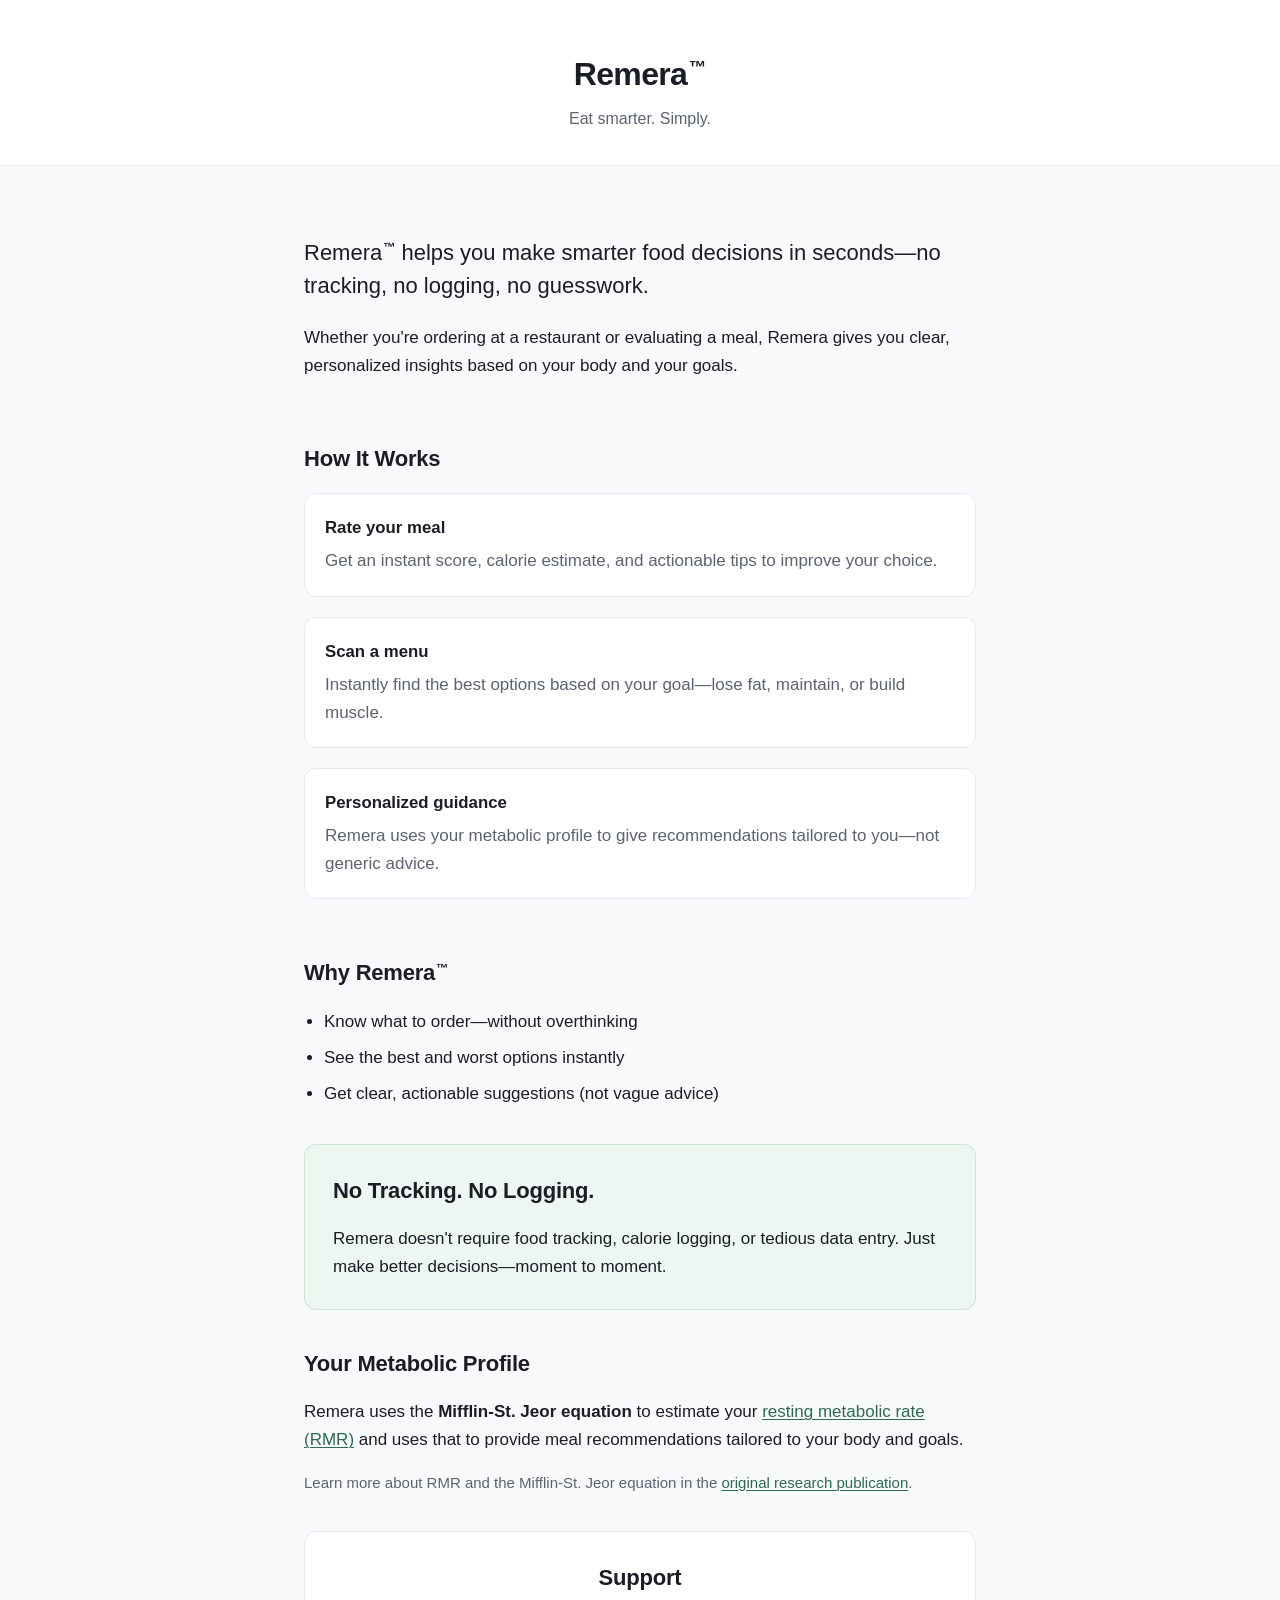
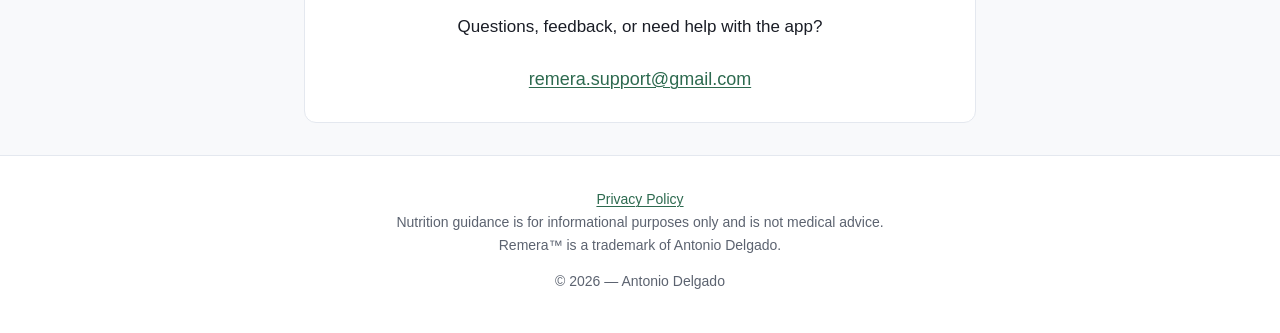
<file: index.html>
<!DOCTYPE html>
<html lang="en">
<head>
  <meta charset="UTF-8">
  <meta name="viewport" content="width=device-width, initial-scale=1.0">
  <meta name="description" content="Remera™ helps you make smarter food decisions in seconds—no tracking, no logging, no guesswork.">
  <title>Remera™ — Support</title>
  <link rel="stylesheet" href="styles.css">
</head>
<body>
  <header class="site-header">
    <div class="container">
      <p class="logo">Remera<span class="tm" aria-hidden="true">™</span></p>
      <p class="tagline">Eat smarter. Simply.</p>
    </div>
  </header>

  <main>
    <section class="hero container">
      <p class="lead">
        Remera<span class="tm" aria-hidden="true">™</span> helps you make smarter food decisions in seconds—no tracking, no logging, no guesswork.
      </p>
      <p>
        Whether you're ordering at a restaurant or evaluating a meal, Remera gives you clear, personalized insights based on your body and your goals.
      </p>
    </section>

    <section class="section container">
      <h2>How It Works</h2>
      <ul class="feature-list">
        <li>
          <strong>Rate your meal</strong>
          <span>Get an instant score, calorie estimate, and actionable tips to improve your choice.</span>
        </li>
        <li>
          <strong>Scan a menu</strong>
          <span>Instantly find the best options based on your goal—lose fat, maintain, or build muscle.</span>
        </li>
        <li>
          <strong>Personalized guidance</strong>
          <span>Remera uses your metabolic profile to give recommendations tailored to you—not generic advice.</span>
        </li>
      </ul>
    </section>

    <section class="section container">
      <h2>Why Remera<span class="tm" aria-hidden="true">™</span></h2>
      <ul class="bullet-list">
        <li>Know what to order—without overthinking</li>
        <li>See the best and worst options instantly</li>
        <li>Get clear, actionable suggestions (not vague advice)</li>
      </ul>
    </section>

    <section class="section highlight container">
      <h2>No Tracking. No Logging.</h2>
      <p>
        Remera doesn't require food tracking, calorie logging, or tedious data entry.
        Just make better decisions—moment to moment.
      </p>
    </section>

    <section class="section container">
      <h2>Your Metabolic Profile</h2>
      <p>
        Remera uses the <strong>Mifflin-St. Jeor equation</strong> to estimate your
        <a href="https://reference.medscape.com/calculator/846/mifflin-st-jeor-equation-calculator" target="_blank" rel="noopener noreferrer">resting metabolic rate (RMR)</a>
        and uses that to provide meal recommendations tailored to your body and goals.
      </p>
      <p class="footnote">
        Learn more about RMR and the Mifflin-St. Jeor equation in the
        <a href="https://pubmed.ncbi.nlm.nih.gov/2305711/" target="_blank" rel="noopener noreferrer">original research publication</a>.
      </p>
    </section>

    <section class="section support container">
      <h2>Support</h2>
      <p>Questions, feedback, or need help with the app?</p>
      <a class="support-link" href="mailto:remera.support@gmail.com">remera.support@gmail.com</a>
    </section>
  </main>

  <footer class="site-footer">
    <div class="container">
      <p><a href="privacy-policy.html">Privacy Policy</a></p>
      <p>Nutrition guidance is for informational purposes only and is not medical advice.</p>
      <p class="trademark">Remera™ is a trademark of Antonio Delgado.</p>
      <p class="copyright">&copy; 2026 &mdash; Antonio Delgado</p>
    </div>
  </footer>
</body>
</html>
</file>
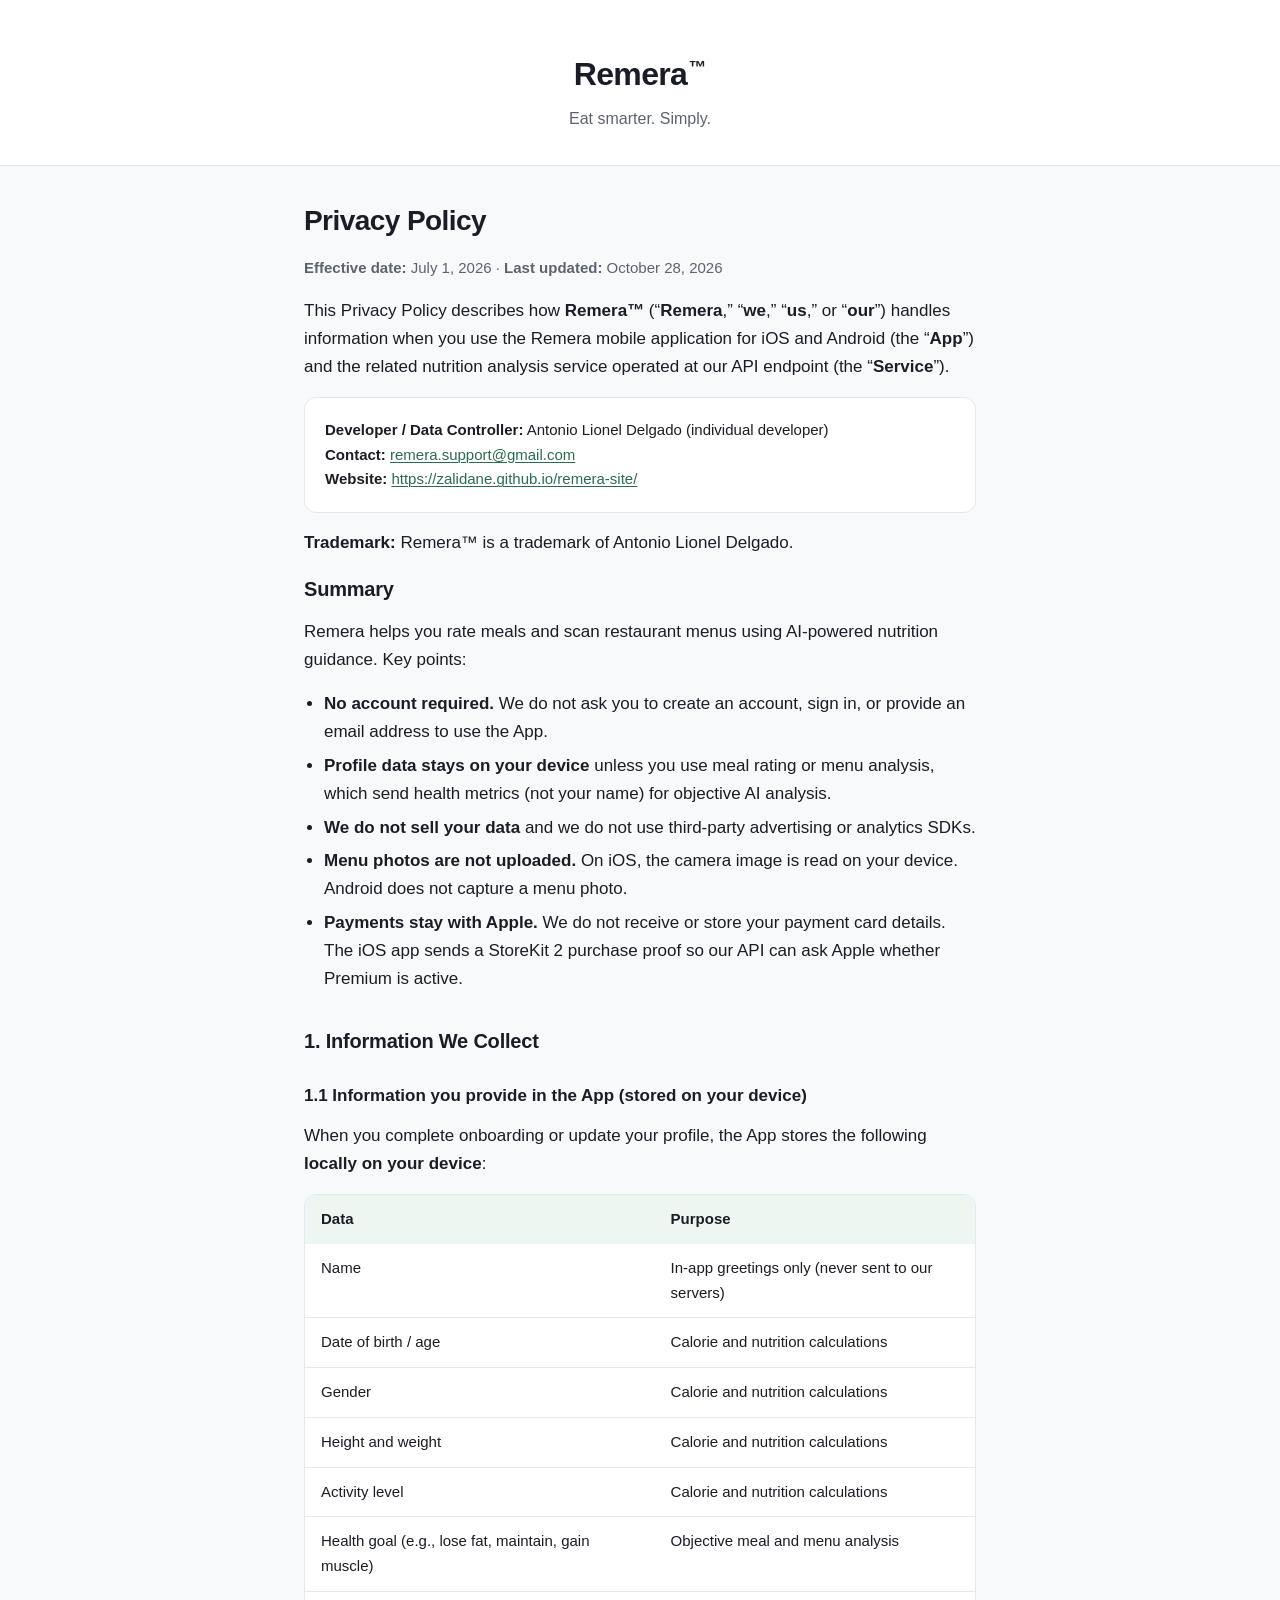
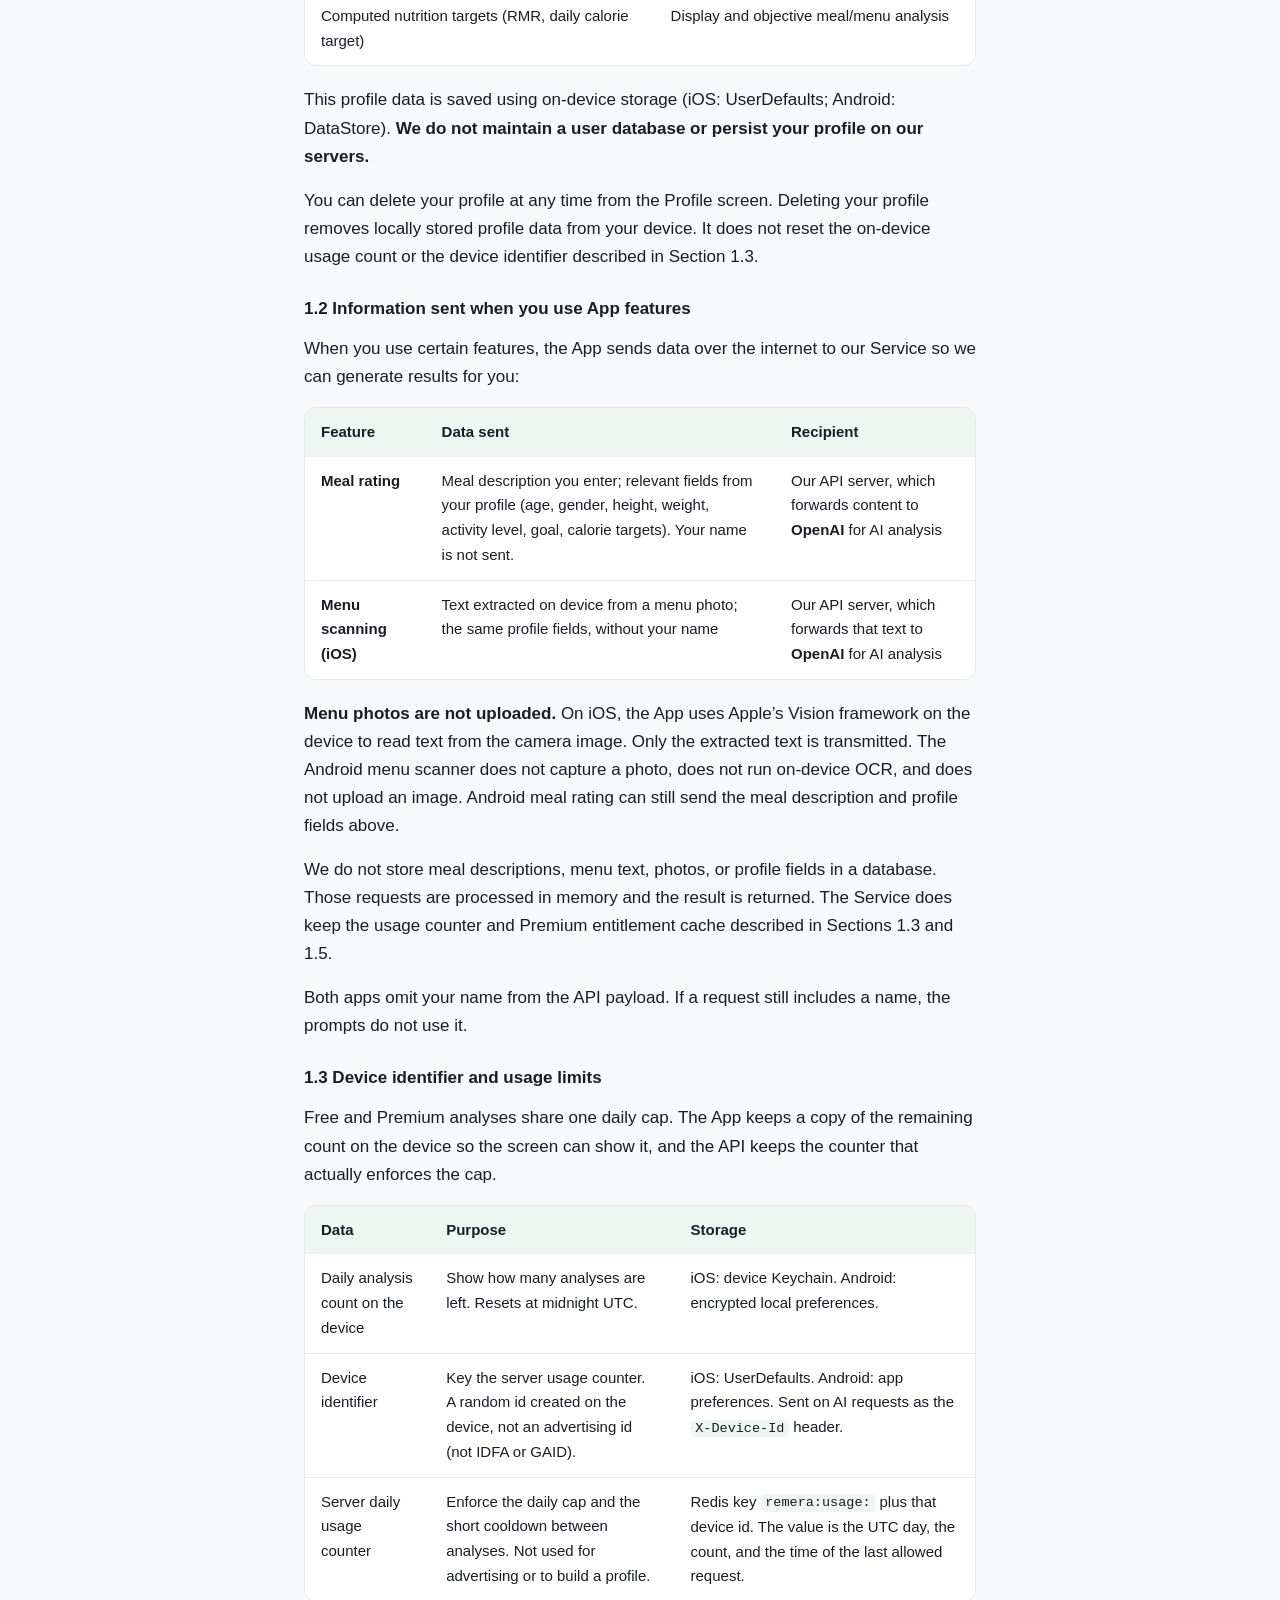
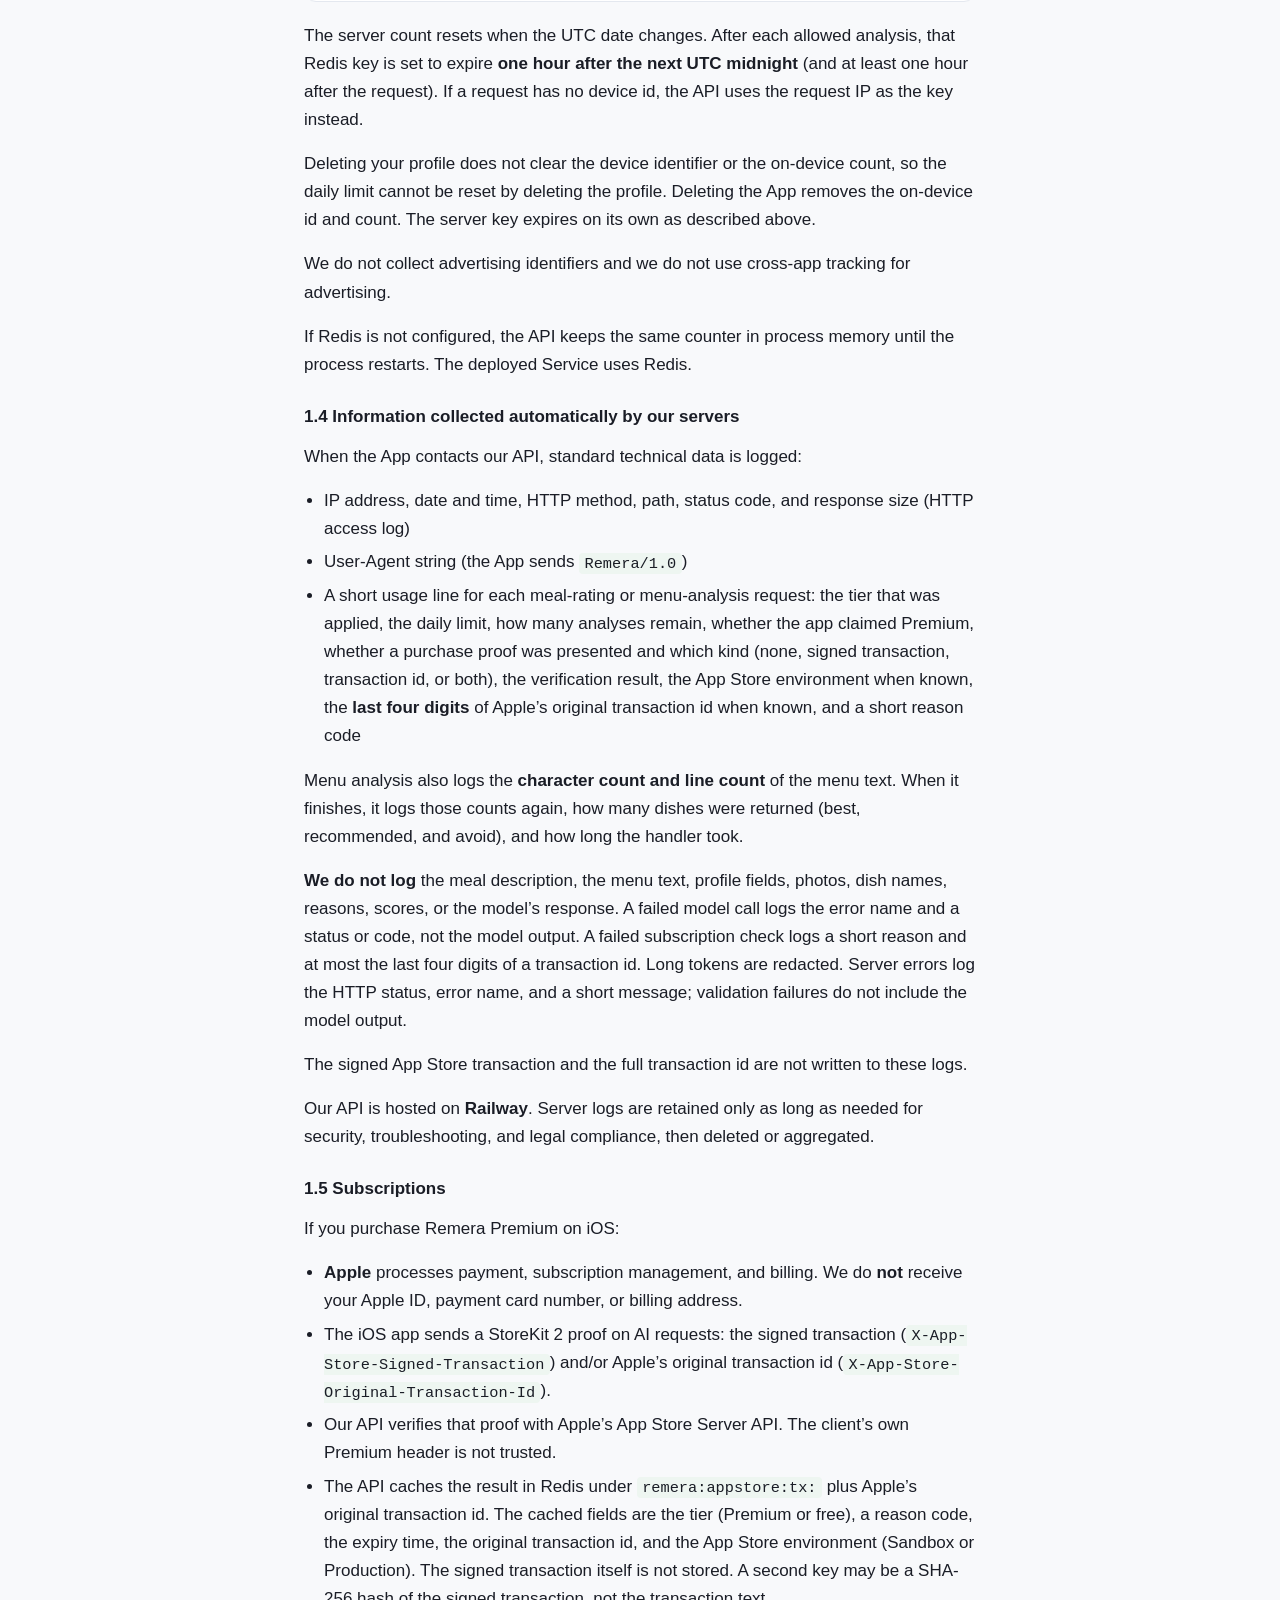
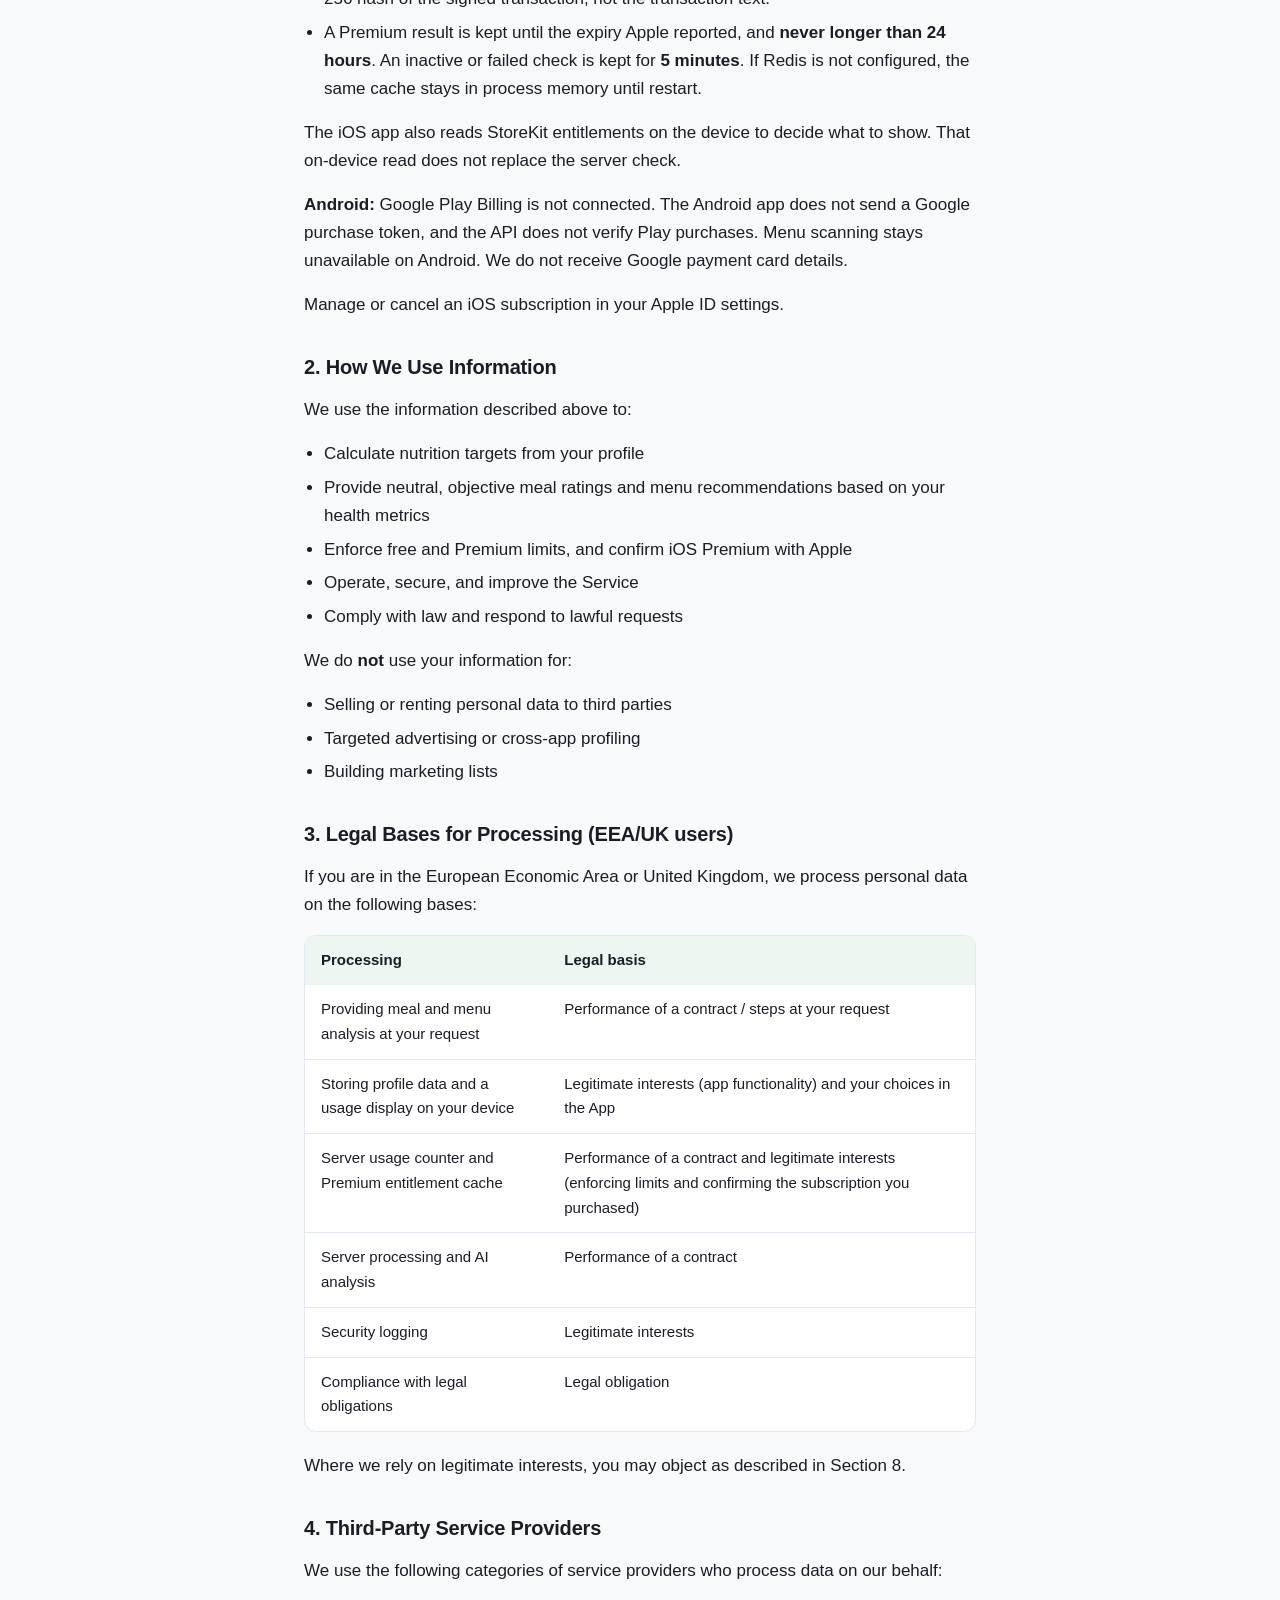
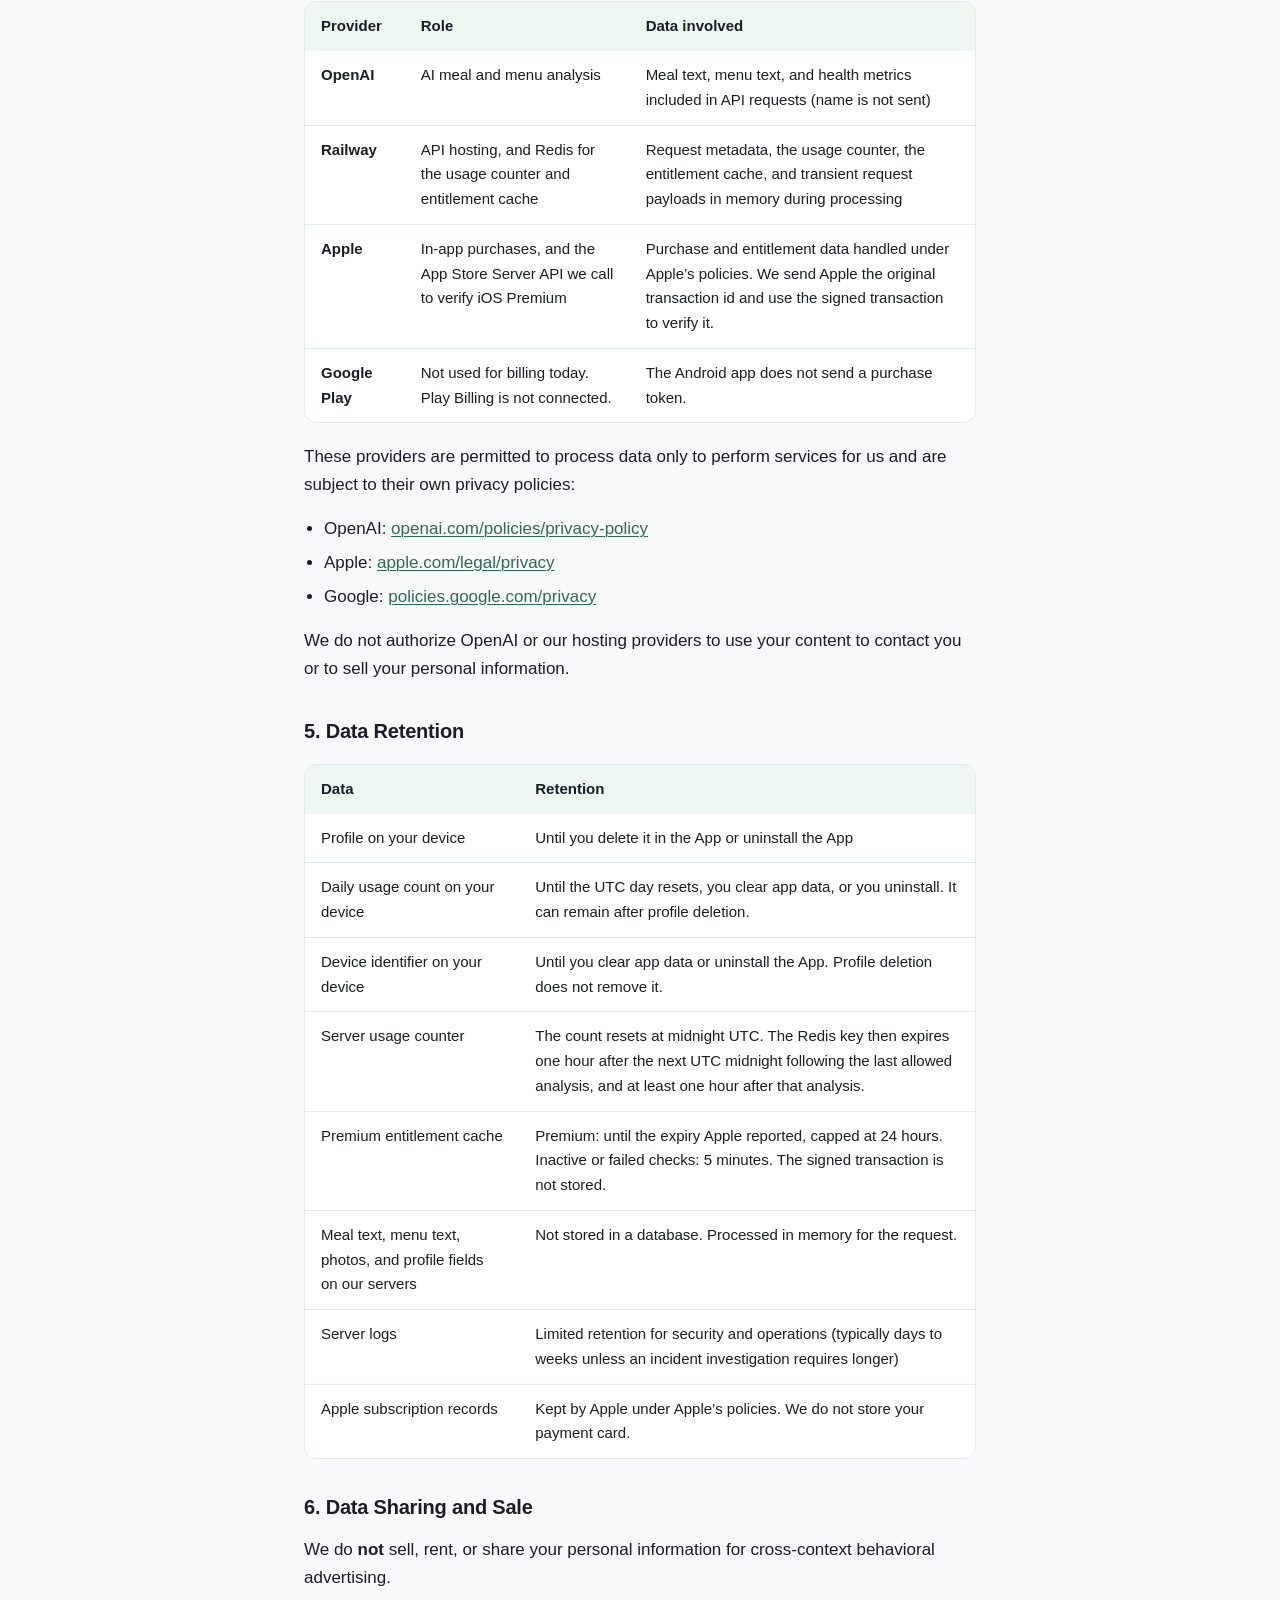
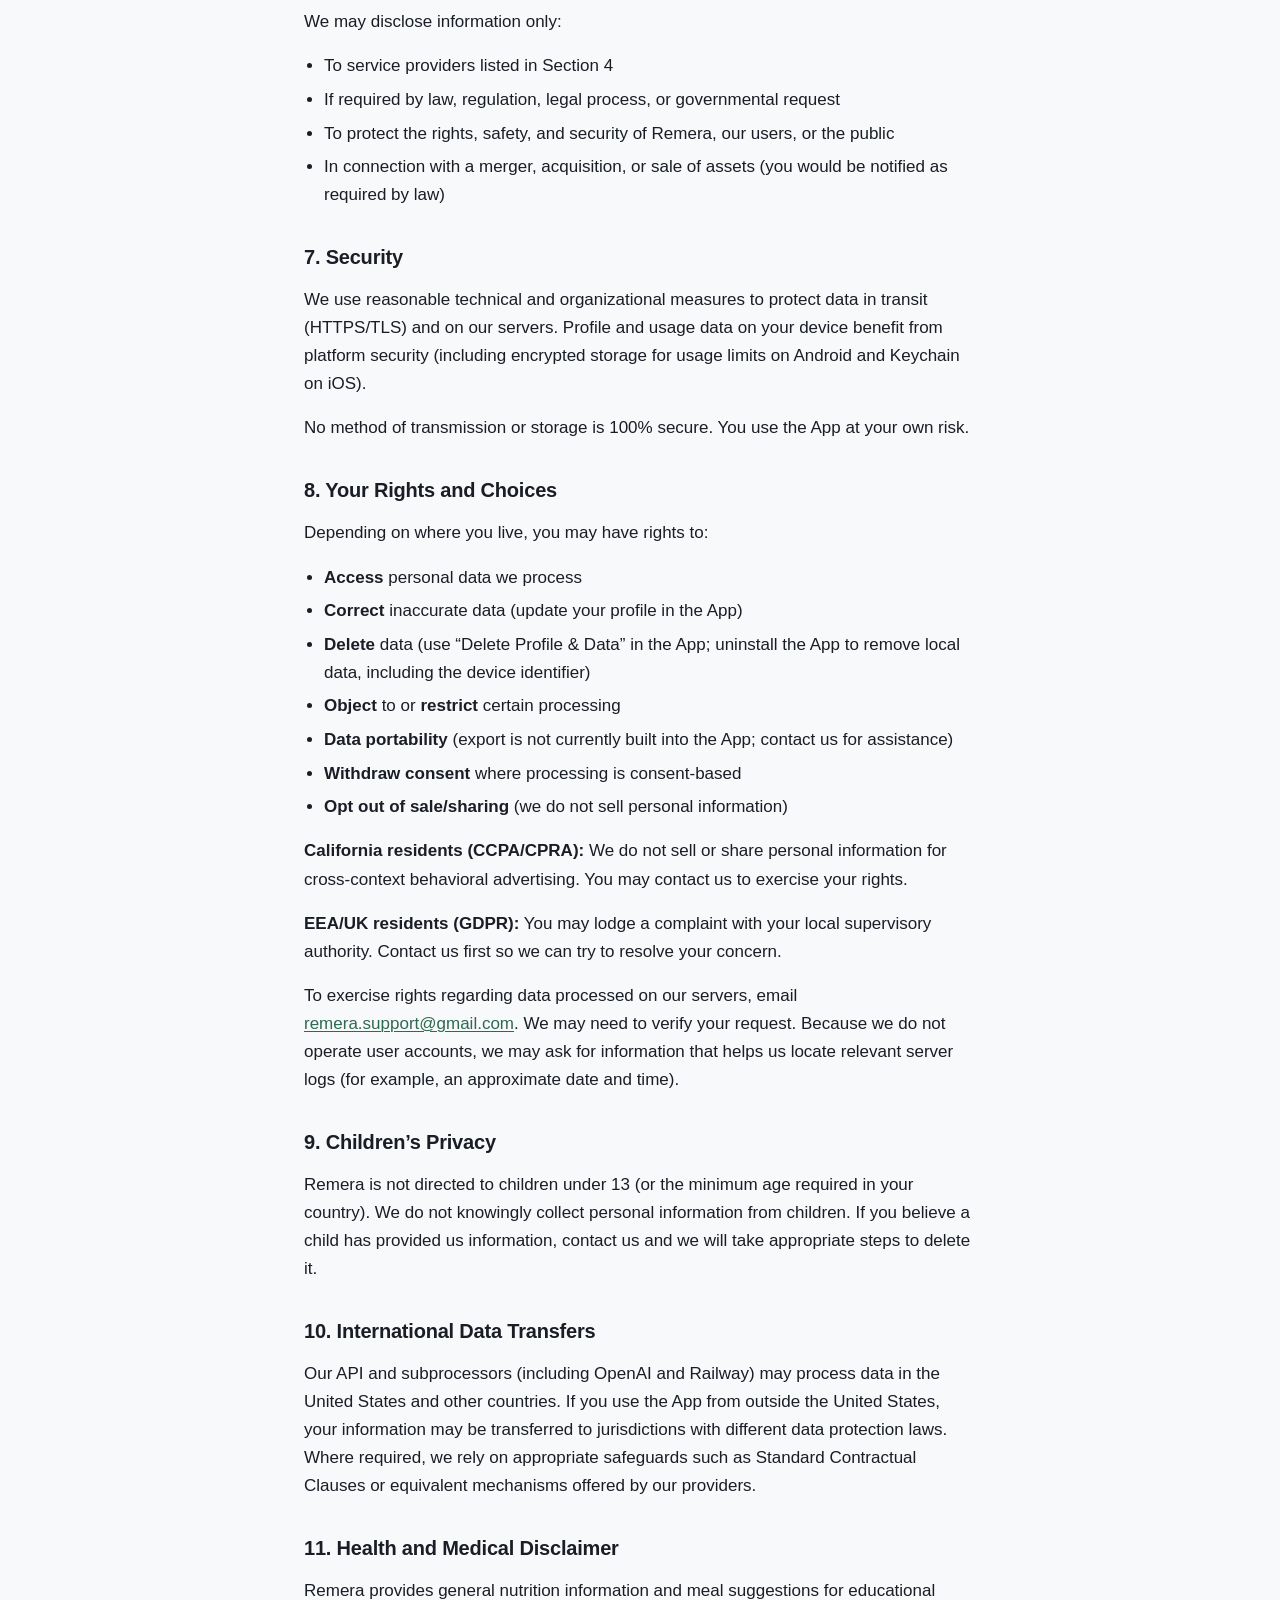
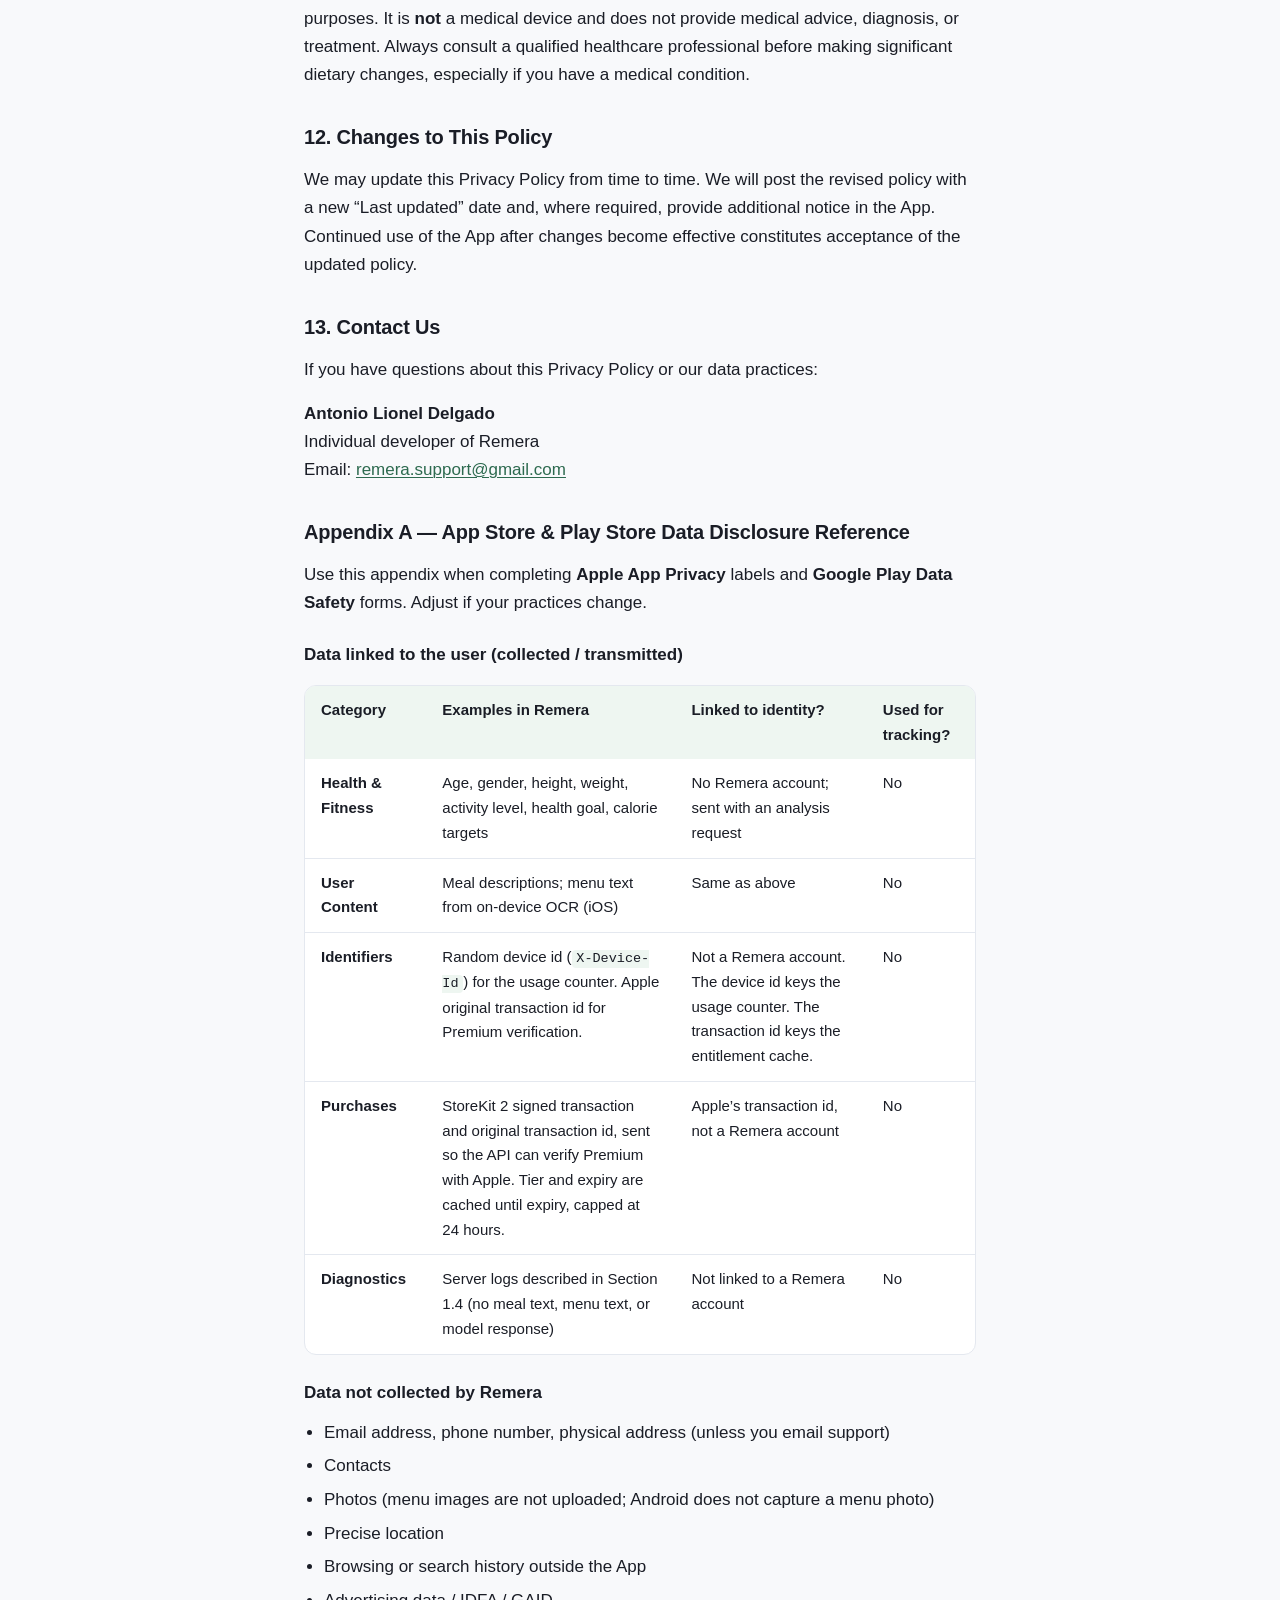
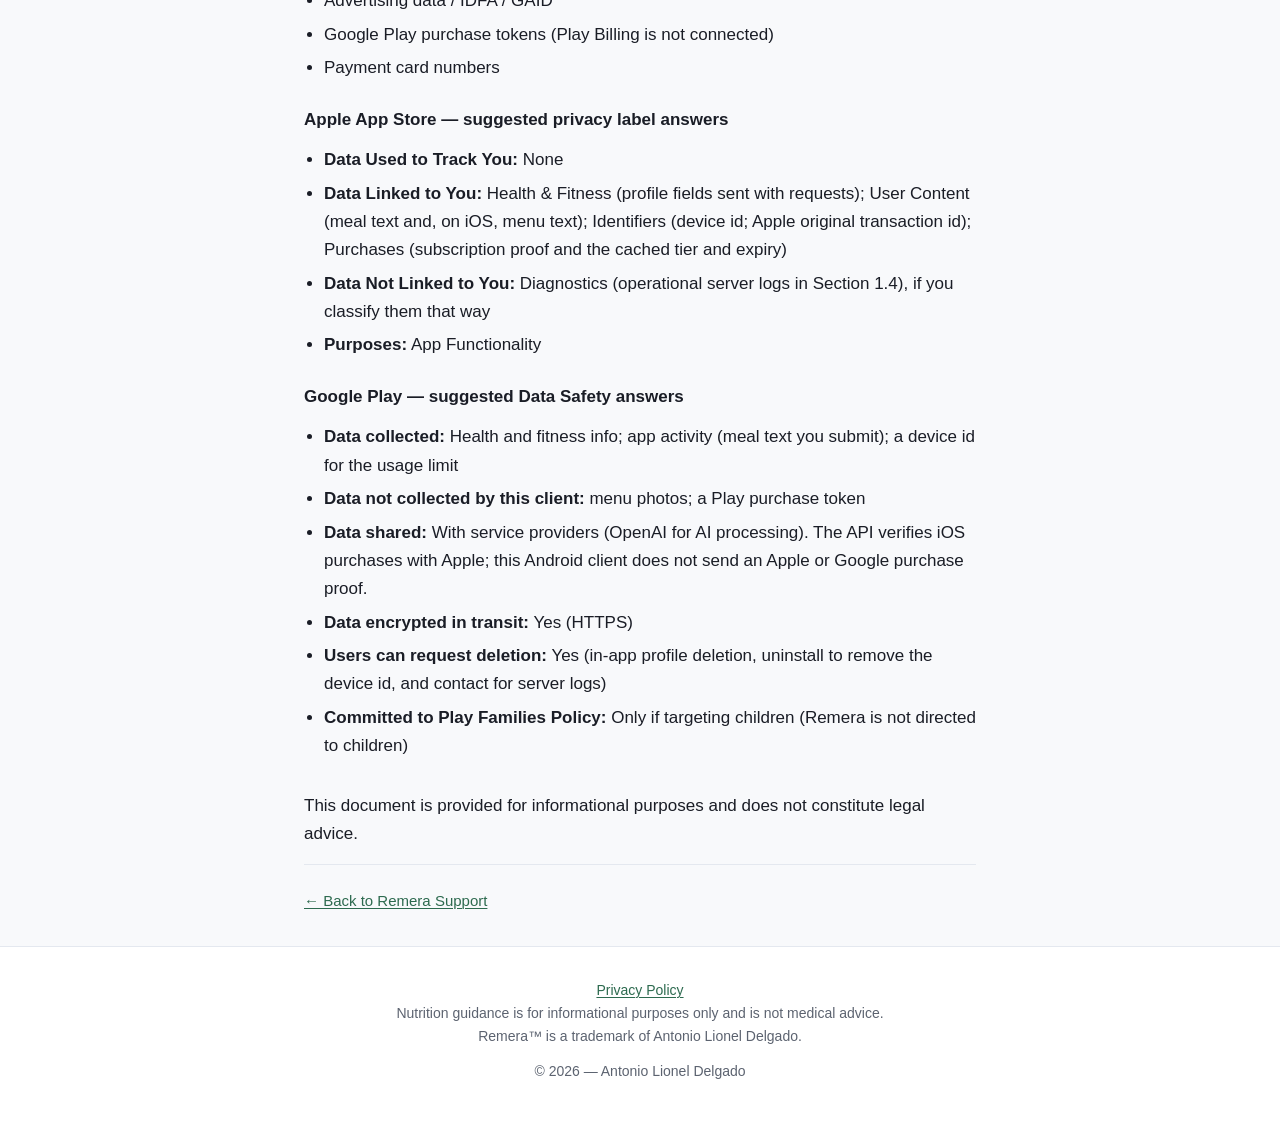
<file: privacy-policy.html>
<!DOCTYPE html>
<html lang="en">
<head>
  <meta charset="UTF-8">
  <meta name="viewport" content="width=device-width, initial-scale=1.0">
  <meta name="description" content="Remera Privacy Policy — how we handle your information when you use the Remera app.">
  <title>Privacy Policy — Remera™</title>
  <link rel="stylesheet" href="styles.css">
</head>
<body>
  <header class="site-header">
    <div class="container">
      <p class="logo"><a href="index.html">Remera<span class="tm" aria-hidden="true">™</span></a></p>
      <p class="tagline">Eat smarter. Simply.</p>
    </div>
  </header>

  <main class="legal-page">
    <article class="container privacy-content">
      <h1>Privacy Policy</h1>
      <p class="legal-meta"><strong>Effective date:</strong> July 1, 2026 &middot; <strong>Last updated:</strong> October 28, 2026</p>

      <p>
        This Privacy Policy describes how <strong>Remera™</strong> (“<strong>Remera</strong>,” “<strong>we</strong>,” “<strong>us</strong>,” or “<strong>our</strong>”) handles information when you use the Remera mobile application for iOS and Android (the “<strong>App</strong>”) and the related nutrition analysis service operated at our API endpoint (the “<strong>Service</strong>”).
      </p>

      <p class="legal-contact">
        <strong>Developer / Data Controller:</strong> Antonio Lionel Delgado (individual developer)<br>
        <strong>Contact:</strong> <a href="mailto:remera.support@gmail.com">remera.support@gmail.com</a><br>
        <strong>Website:</strong> <a href="https://zalidane.github.io/remera-site/">https://zalidane.github.io/remera-site/</a>
      </p>
      <p><strong>Trademark:</strong> Remera™ is a trademark of Antonio Lionel Delgado.</p>

      <section>
        <h2>Summary</h2>
        <p>Remera helps you rate meals and scan restaurant menus using AI-powered nutrition guidance. Key points:</p>
        <ul>
          <li><strong>No account required.</strong> We do not ask you to create an account, sign in, or provide an email address to use the App.</li>
          <li><strong>Profile data stays on your device</strong> unless you use meal rating or menu analysis, which send health metrics (not your name) for objective AI analysis.</li>
          <li><strong>We do not sell your data</strong> and we do not use third-party advertising or analytics SDKs.</li>
          <li><strong>Menu photos are not uploaded.</strong> On iOS, the camera image is read on your device. Android does not capture a menu photo.</li>
          <li><strong>Payments stay with Apple.</strong> We do not receive or store your payment card details. The iOS app sends a StoreKit 2 purchase proof so our API can ask Apple whether Premium is active.</li>
        </ul>
      </section>

      <section>
        <h2>1. Information We Collect</h2>

        <h3>1.1 Information you provide in the App (stored on your device)</h3>
        <p>When you complete onboarding or update your profile, the App stores the following <strong>locally on your device</strong>:</p>
        <div class="table-wrap">
          <table>
            <thead>
              <tr>
                <th scope="col">Data</th>
                <th scope="col">Purpose</th>
              </tr>
            </thead>
            <tbody>
              <tr><td>Name</td><td>In-app greetings only (never sent to our servers)</td></tr>
              <tr><td>Date of birth / age</td><td>Calorie and nutrition calculations</td></tr>
              <tr><td>Gender</td><td>Calorie and nutrition calculations</td></tr>
              <tr><td>Height and weight</td><td>Calorie and nutrition calculations</td></tr>
              <tr><td>Activity level</td><td>Calorie and nutrition calculations</td></tr>
              <tr><td>Health goal (e.g., lose fat, maintain, gain muscle)</td><td>Objective meal and menu analysis</td></tr>
              <tr><td>Computed nutrition targets (RMR, daily calorie target)</td><td>Display and objective meal/menu analysis</td></tr>
            </tbody>
          </table>
        </div>
        <p>This profile data is saved using on-device storage (iOS: UserDefaults; Android: DataStore). <strong>We do not maintain a user database or persist your profile on our servers.</strong></p>
        <p>You can delete your profile at any time from the Profile screen. Deleting your profile removes locally stored profile data from your device. It does not reset the on-device usage count or the device identifier described in Section 1.3.</p>

        <h3>1.2 Information sent when you use App features</h3>
        <p>When you use certain features, the App sends data over the internet to our Service so we can generate results for you:</p>
        <div class="table-wrap">
          <table>
            <thead>
              <tr>
                <th scope="col">Feature</th>
                <th scope="col">Data sent</th>
                <th scope="col">Recipient</th>
              </tr>
            </thead>
            <tbody>
              <tr>
                <td><strong>Meal rating</strong></td>
                <td>Meal description you enter; relevant fields from your profile (age, gender, height, weight, activity level, goal, calorie targets). Your name is not sent.</td>
                <td>Our API server, which forwards content to <strong>OpenAI</strong> for AI analysis</td>
              </tr>
              <tr>
                <td><strong>Menu scanning (iOS)</strong></td>
                <td>Text extracted on device from a menu photo; the same profile fields, without your name</td>
                <td>Our API server, which forwards that text to <strong>OpenAI</strong> for AI analysis</td>
              </tr>
            </tbody>
          </table>
        </div>
        <p><strong>Menu photos are not uploaded.</strong> On iOS, the App uses Apple’s Vision framework on the device to read text from the camera image. Only the extracted text is transmitted. The Android menu scanner does not capture a photo, does not run on-device OCR, and does not upload an image. Android meal rating can still send the meal description and profile fields above.</p>
        <p>We do not store meal descriptions, menu text, photos, or profile fields in a database. Those requests are processed in memory and the result is returned. The Service does keep the usage counter and Premium entitlement cache described in Sections 1.3 and 1.5.</p>
        <p>Both apps omit your name from the API payload. If a request still includes a name, the prompts do not use it.</p>

        <h3>1.3 Device identifier and usage limits</h3>
        <p>Free and Premium analyses share one daily cap. The App keeps a copy of the remaining count on the device so the screen can show it, and the API keeps the counter that actually enforces the cap.</p>
        <div class="table-wrap">
          <table>
            <thead>
              <tr>
                <th scope="col">Data</th>
                <th scope="col">Purpose</th>
                <th scope="col">Storage</th>
              </tr>
            </thead>
            <tbody>
              <tr>
                <td>Daily analysis count on the device</td>
                <td>Show how many analyses are left. Resets at midnight UTC.</td>
                <td>iOS: device Keychain. Android: encrypted local preferences.</td>
              </tr>
              <tr>
                <td>Device identifier</td>
                <td>Key the server usage counter. A random id created on the device, not an advertising id (not IDFA or GAID).</td>
                <td>iOS: UserDefaults. Android: app preferences. Sent on AI requests as the <code>X-Device-Id</code> header.</td>
              </tr>
              <tr>
                <td>Server daily usage counter</td>
                <td>Enforce the daily cap and the short cooldown between analyses. Not used for advertising or to build a profile.</td>
                <td>Redis key <code>remera:usage:</code> plus that device id. The value is the UTC day, the count, and the time of the last allowed request.</td>
              </tr>
            </tbody>
          </table>
        </div>
        <p>The server count resets when the UTC date changes. After each allowed analysis, that Redis key is set to expire <strong>one hour after the next UTC midnight</strong> (and at least one hour after the request). If a request has no device id, the API uses the request IP as the key instead.</p>
        <p>Deleting your profile does not clear the device identifier or the on-device count, so the daily limit cannot be reset by deleting the profile. Deleting the App removes the on-device id and count. The server key expires on its own as described above.</p>
        <p>We do not collect advertising identifiers and we do not use cross-app tracking for advertising.</p>
        <p>If Redis is not configured, the API keeps the same counter in process memory until the process restarts. The deployed Service uses Redis.</p>

        <h3>1.4 Information collected automatically by our servers</h3>
        <p>When the App contacts our API, standard technical data is logged:</p>
        <ul>
          <li>IP address, date and time, HTTP method, path, status code, and response size (HTTP access log)</li>
          <li>User-Agent string (the App sends <code>Remera/1.0</code>)</li>
          <li>A short usage line for each meal-rating or menu-analysis request: the tier that was applied, the daily limit, how many analyses remain, whether the app claimed Premium, whether a purchase proof was presented and which kind (none, signed transaction, transaction id, or both), the verification result, the App Store environment when known, the <strong>last four digits</strong> of Apple’s original transaction id when known, and a short reason code</li>
        </ul>
        <p>Menu analysis also logs the <strong>character count and line count</strong> of the menu text. When it finishes, it logs those counts again, how many dishes were returned (best, recommended, and avoid), and how long the handler took.</p>
        <p><strong>We do not log</strong> the meal description, the menu text, profile fields, photos, dish names, reasons, scores, or the model’s response. A failed model call logs the error name and a status or code, not the model output. A failed subscription check logs a short reason and at most the last four digits of a transaction id. Long tokens are redacted. Server errors log the HTTP status, error name, and a short message; validation failures do not include the model output.</p>
        <p>The signed App Store transaction and the full transaction id are not written to these logs.</p>
        <p>Our API is hosted on <strong>Railway</strong>. Server logs are retained only as long as needed for security, troubleshooting, and legal compliance, then deleted or aggregated.</p>

        <h3>1.5 Subscriptions</h3>
        <p>If you purchase Remera Premium on iOS:</p>
        <ul>
          <li><strong>Apple</strong> processes payment, subscription management, and billing. We do <strong>not</strong> receive your Apple ID, payment card number, or billing address.</li>
          <li>The iOS app sends a StoreKit 2 proof on AI requests: the signed transaction (<code>X-App-Store-Signed-Transaction</code>) and/or Apple’s original transaction id (<code>X-App-Store-Original-Transaction-Id</code>).</li>
          <li>Our API verifies that proof with Apple’s App Store Server API. The client’s own Premium header is not trusted.</li>
          <li>The API caches the result in Redis under <code>remera:appstore:tx:</code> plus Apple’s original transaction id. The cached fields are the tier (Premium or free), a reason code, the expiry time, the original transaction id, and the App Store environment (Sandbox or Production). The signed transaction itself is not stored. A second key may be a SHA-256 hash of the signed transaction, not the transaction text.</li>
          <li>A Premium result is kept until the expiry Apple reported, and <strong>never longer than 24 hours</strong>. An inactive or failed check is kept for <strong>5 minutes</strong>. If Redis is not configured, the same cache stays in process memory until restart.</li>
        </ul>
        <p>The iOS app also reads StoreKit entitlements on the device to decide what to show. That on-device read does not replace the server check.</p>
        <p><strong>Android:</strong> Google Play Billing is not connected. The Android app does not send a Google purchase token, and the API does not verify Play purchases. Menu scanning stays unavailable on Android. We do not receive Google payment card details.</p>
        <p>Manage or cancel an iOS subscription in your Apple ID settings.</p>
      </section>

      <section>
        <h2>2. How We Use Information</h2>
        <p>We use the information described above to:</p>
        <ul>
          <li>Calculate nutrition targets from your profile</li>
          <li>Provide neutral, objective meal ratings and menu recommendations based on your health metrics</li>
          <li>Enforce free and Premium limits, and confirm iOS Premium with Apple</li>
          <li>Operate, secure, and improve the Service</li>
          <li>Comply with law and respond to lawful requests</li>
        </ul>
        <p>We do <strong>not</strong> use your information for:</p>
        <ul>
          <li>Selling or renting personal data to third parties</li>
          <li>Targeted advertising or cross-app profiling</li>
          <li>Building marketing lists</li>
        </ul>
      </section>

      <section>
        <h2>3. Legal Bases for Processing (EEA/UK users)</h2>
        <p>If you are in the European Economic Area or United Kingdom, we process personal data on the following bases:</p>
        <div class="table-wrap">
          <table>
            <thead>
              <tr>
                <th scope="col">Processing</th>
                <th scope="col">Legal basis</th>
              </tr>
            </thead>
            <tbody>
              <tr><td>Providing meal and menu analysis at your request</td><td>Performance of a contract / steps at your request</td></tr>
              <tr><td>Storing profile data and a usage display on your device</td><td>Legitimate interests (app functionality) and your choices in the App</td></tr>
              <tr><td>Server usage counter and Premium entitlement cache</td><td>Performance of a contract and legitimate interests (enforcing limits and confirming the subscription you purchased)</td></tr>
              <tr><td>Server processing and AI analysis</td><td>Performance of a contract</td></tr>
              <tr><td>Security logging</td><td>Legitimate interests</td></tr>
              <tr><td>Compliance with legal obligations</td><td>Legal obligation</td></tr>
            </tbody>
          </table>
        </div>
        <p>Where we rely on legitimate interests, you may object as described in Section 8.</p>
      </section>

      <section>
        <h2>4. Third-Party Service Providers</h2>
        <p>We use the following categories of service providers who process data on our behalf:</p>
        <div class="table-wrap">
          <table>
            <thead>
              <tr>
                <th scope="col">Provider</th>
                <th scope="col">Role</th>
                <th scope="col">Data involved</th>
              </tr>
            </thead>
            <tbody>
              <tr><td><strong>OpenAI</strong></td><td>AI meal and menu analysis</td><td>Meal text, menu text, and health metrics included in API requests (name is not sent)</td></tr>
              <tr><td><strong>Railway</strong></td><td>API hosting, and Redis for the usage counter and entitlement cache</td><td>Request metadata, the usage counter, the entitlement cache, and transient request payloads in memory during processing</td></tr>
              <tr><td><strong>Apple</strong></td><td>In-app purchases, and the App Store Server API we call to verify iOS Premium</td><td>Purchase and entitlement data handled under Apple’s policies. We send Apple the original transaction id and use the signed transaction to verify it.</td></tr>
              <tr><td><strong>Google Play</strong></td><td>Not used for billing today. Play Billing is not connected.</td><td>The Android app does not send a purchase token.</td></tr>
            </tbody>
          </table>
        </div>
        <p>These providers are permitted to process data only to perform services for us and are subject to their own privacy policies:</p>
        <ul>
          <li>OpenAI: <a href="https://openai.com/policies/privacy-policy" target="_blank" rel="noopener noreferrer">openai.com/policies/privacy-policy</a></li>
          <li>Apple: <a href="https://www.apple.com/legal/privacy/" target="_blank" rel="noopener noreferrer">apple.com/legal/privacy</a></li>
          <li>Google: <a href="https://policies.google.com/privacy" target="_blank" rel="noopener noreferrer">policies.google.com/privacy</a></li>
        </ul>
        <p>We do not authorize OpenAI or our hosting providers to use your content to contact you or to sell your personal information.</p>
      </section>

      <section>
        <h2>5. Data Retention</h2>
        <div class="table-wrap">
          <table>
            <thead>
              <tr>
                <th scope="col">Data</th>
                <th scope="col">Retention</th>
              </tr>
            </thead>
            <tbody>
              <tr><td>Profile on your device</td><td>Until you delete it in the App or uninstall the App</td></tr>
              <tr><td>Daily usage count on your device</td><td>Until the UTC day resets, you clear app data, or you uninstall. It can remain after profile deletion.</td></tr>
              <tr><td>Device identifier on your device</td><td>Until you clear app data or uninstall the App. Profile deletion does not remove it.</td></tr>
              <tr><td>Server usage counter</td><td>The count resets at midnight UTC. The Redis key then expires one hour after the next UTC midnight following the last allowed analysis, and at least one hour after that analysis.</td></tr>
              <tr><td>Premium entitlement cache</td><td>Premium: until the expiry Apple reported, capped at 24 hours. Inactive or failed checks: 5 minutes. The signed transaction is not stored.</td></tr>
              <tr><td>Meal text, menu text, photos, and profile fields on our servers</td><td>Not stored in a database. Processed in memory for the request.</td></tr>
              <tr><td>Server logs</td><td>Limited retention for security and operations (typically days to weeks unless an incident investigation requires longer)</td></tr>
              <tr><td>Apple subscription records</td><td>Kept by Apple under Apple’s policies. We do not store your payment card.</td></tr>
            </tbody>
          </table>
        </div>
      </section>

      <section>
        <h2>6. Data Sharing and Sale</h2>
        <p>We do <strong>not</strong> sell, rent, or share your personal information for cross-context behavioral advertising.</p>
        <p>We may disclose information only:</p>
        <ul>
          <li>To service providers listed in Section 4</li>
          <li>If required by law, regulation, legal process, or governmental request</li>
          <li>To protect the rights, safety, and security of Remera, our users, or the public</li>
          <li>In connection with a merger, acquisition, or sale of assets (you would be notified as required by law)</li>
        </ul>
      </section>

      <section>
        <h2>7. Security</h2>
        <p>We use reasonable technical and organizational measures to protect data in transit (HTTPS/TLS) and on our servers. Profile and usage data on your device benefit from platform security (including encrypted storage for usage limits on Android and Keychain on iOS).</p>
        <p>No method of transmission or storage is 100% secure. You use the App at your own risk.</p>
      </section>

      <section>
        <h2>8. Your Rights and Choices</h2>
        <p>Depending on where you live, you may have rights to:</p>
        <ul>
          <li><strong>Access</strong> personal data we process</li>
          <li><strong>Correct</strong> inaccurate data (update your profile in the App)</li>
          <li><strong>Delete</strong> data (use “Delete Profile &amp; Data” in the App; uninstall the App to remove local data, including the device identifier)</li>
          <li><strong>Object</strong> to or <strong>restrict</strong> certain processing</li>
          <li><strong>Data portability</strong> (export is not currently built into the App; contact us for assistance)</li>
          <li><strong>Withdraw consent</strong> where processing is consent-based</li>
          <li><strong>Opt out of sale/sharing</strong> (we do not sell personal information)</li>
        </ul>
        <p><strong>California residents (CCPA/CPRA):</strong> We do not sell or share personal information for cross-context behavioral advertising. You may contact us to exercise your rights.</p>
        <p><strong>EEA/UK residents (GDPR):</strong> You may lodge a complaint with your local supervisory authority. Contact us first so we can try to resolve your concern.</p>
        <p>To exercise rights regarding data processed on our servers, email <a href="mailto:remera.support@gmail.com">remera.support@gmail.com</a>. We may need to verify your request. Because we do not operate user accounts, we may ask for information that helps us locate relevant server logs (for example, an approximate date and time).</p>
      </section>

      <section>
        <h2>9. Children’s Privacy</h2>
        <p>Remera is not directed to children under 13 (or the minimum age required in your country). We do not knowingly collect personal information from children. If you believe a child has provided us information, contact us and we will take appropriate steps to delete it.</p>
      </section>

      <section>
        <h2>10. International Data Transfers</h2>
        <p>Our API and subprocessors (including OpenAI and Railway) may process data in the United States and other countries. If you use the App from outside the United States, your information may be transferred to jurisdictions with different data protection laws. Where required, we rely on appropriate safeguards such as Standard Contractual Clauses or equivalent mechanisms offered by our providers.</p>
      </section>

      <section>
        <h2>11. Health and Medical Disclaimer</h2>
        <p>Remera provides general nutrition information and meal suggestions for educational purposes. It is <strong>not</strong> a medical device and does not provide medical advice, diagnosis, or treatment. Always consult a qualified healthcare professional before making significant dietary changes, especially if you have a medical condition.</p>
      </section>

      <section>
        <h2>12. Changes to This Policy</h2>
        <p>We may update this Privacy Policy from time to time. We will post the revised policy with a new “Last updated” date and, where required, provide additional notice in the App. Continued use of the App after changes become effective constitutes acceptance of the updated policy.</p>
      </section>

      <section>
        <h2>13. Contact Us</h2>
        <p>If you have questions about this Privacy Policy or our data practices:</p>
        <p>
          <strong>Antonio Lionel Delgado</strong><br>
          Individual developer of Remera<br>
          Email: <a href="mailto:remera.support@gmail.com">remera.support@gmail.com</a>
        </p>
      </section>

      <section>
        <h2>Appendix A — App Store &amp; Play Store Data Disclosure Reference</h2>
        <p>Use this appendix when completing <strong>Apple App Privacy</strong> labels and <strong>Google Play Data Safety</strong> forms. Adjust if your practices change.</p>

        <h3>Data linked to the user (collected / transmitted)</h3>
        <div class="table-wrap">
          <table>
            <thead>
              <tr>
                <th scope="col">Category</th>
                <th scope="col">Examples in Remera</th>
                <th scope="col">Linked to identity?</th>
                <th scope="col">Used for tracking?</th>
              </tr>
            </thead>
            <tbody>
              <tr>
                <td><strong>Health &amp; Fitness</strong></td>
                <td>Age, gender, height, weight, activity level, health goal, calorie targets</td>
                <td>No Remera account; sent with an analysis request</td>
                <td>No</td>
              </tr>
              <tr>
                <td><strong>User Content</strong></td>
                <td>Meal descriptions; menu text from on-device OCR (iOS)</td>
                <td>Same as above</td>
                <td>No</td>
              </tr>
              <tr>
                <td><strong>Identifiers</strong></td>
                <td>Random device id (<code>X-Device-Id</code>) for the usage counter. Apple original transaction id for Premium verification.</td>
                <td>Not a Remera account. The device id keys the usage counter. The transaction id keys the entitlement cache.</td>
                <td>No</td>
              </tr>
              <tr>
                <td><strong>Purchases</strong></td>
                <td>StoreKit 2 signed transaction and original transaction id, sent so the API can verify Premium with Apple. Tier and expiry are cached until expiry, capped at 24 hours.</td>
                <td>Apple’s transaction id, not a Remera account</td>
                <td>No</td>
              </tr>
              <tr>
                <td><strong>Diagnostics</strong></td>
                <td>Server logs described in Section 1.4 (no meal text, menu text, or model response)</td>
                <td>Not linked to a Remera account</td>
                <td>No</td>
              </tr>
            </tbody>
          </table>
        </div>

        <h3>Data not collected by Remera</h3>
        <ul>
          <li>Email address, phone number, physical address (unless you email support)</li>
          <li>Contacts</li>
          <li>Photos (menu images are not uploaded; Android does not capture a menu photo)</li>
          <li>Precise location</li>
          <li>Browsing or search history outside the App</li>
          <li>Advertising data / IDFA / GAID</li>
          <li>Google Play purchase tokens (Play Billing is not connected)</li>
          <li>Payment card numbers</li>
        </ul>

        <h3>Apple App Store — suggested privacy label answers</h3>
        <ul>
          <li><strong>Data Used to Track You:</strong> None</li>
          <li><strong>Data Linked to You:</strong> Health &amp; Fitness (profile fields sent with requests); User Content (meal text and, on iOS, menu text); Identifiers (device id; Apple original transaction id); Purchases (subscription proof and the cached tier and expiry)</li>
          <li><strong>Data Not Linked to You:</strong> Diagnostics (operational server logs in Section 1.4), if you classify them that way</li>
          <li><strong>Purposes:</strong> App Functionality</li>
        </ul>

        <h3>Google Play — suggested Data Safety answers</h3>
        <ul>
          <li><strong>Data collected:</strong> Health and fitness info; app activity (meal text you submit); a device id for the usage limit</li>
          <li><strong>Data not collected by this client:</strong> menu photos; a Play purchase token</li>
          <li><strong>Data shared:</strong> With service providers (OpenAI for AI processing). The API verifies iOS purchases with Apple; this Android client does not send an Apple or Google purchase proof.</li>
          <li><strong>Data encrypted in transit:</strong> Yes (HTTPS)</li>
          <li><strong>Users can request deletion:</strong> Yes (in-app profile deletion, uninstall to remove the device id, and contact for server logs)</li>
          <li><strong>Committed to Play Families Policy:</strong> Only if targeting children (Remera is not directed to children)</li>
        </ul>
      </section>

      <p>This document is provided for informational purposes and does not constitute legal advice.</p>

      <p class="back-link"><a href="index.html">&larr; Back to Remera Support</a></p>
    </article>
  </main>

  <footer class="site-footer">
    <div class="container">
      <p><a href="privacy-policy.html">Privacy Policy</a></p>
      <p>Nutrition guidance is for informational purposes only and is not medical advice.</p>
      <p class="trademark">Remera™ is a trademark of Antonio Lionel Delgado.</p>
      <p class="copyright">&copy; 2026 &mdash; Antonio Lionel Delgado</p>
    </div>
  </footer>
</body>
</html>
</file>
<file: styles.css>
*,
*::before,
*::after {
  box-sizing: border-box;
}

:root {
  --bg: #f8f9fb;
  --surface: #ffffff;
  --text: #1a1d26;
  --text-muted: #5c6370;
  --accent: #2d6a4f;
  --accent-hover: #1b4332;
  --border: #e4e8ef;
  --highlight-bg: #eef6f1;
  --max-width: 42rem;
  --radius: 12px;
}

html {
  font-size: 100%;
  -webkit-text-size-adjust: 100%;
}

body {
  margin: 0;
  font-family: -apple-system, BlinkMacSystemFont, "Segoe UI", Roboto, Helvetica, Arial, sans-serif;
  font-size: 1.0625rem;
  line-height: 1.65;
  color: var(--text);
  background: var(--bg);
}

.container {
  width: min(100% - 2rem, var(--max-width));
  margin-inline: auto;
}

a {
  color: var(--accent);
  text-decoration-thickness: 1px;
  text-underline-offset: 2px;
}

a:hover {
  color: var(--accent-hover);
}

.site-header {
  padding: 3rem 0 2rem;
  text-align: center;
  background: var(--surface);
  border-bottom: 1px solid var(--border);
}

.logo {
  margin: 0;
  font-size: 2rem;
  font-weight: 700;
  letter-spacing: -0.02em;
}

.logo a {
  color: inherit;
  text-decoration: none;
}

.logo a:hover {
  color: var(--accent);
}

.tagline {
  margin: 0.35rem 0 0;
  color: var(--text-muted);
  font-size: 1rem;
}

main {
  padding-bottom: 2rem;
}

.hero {
  padding: 2.5rem 0 1rem;
}

.lead {
  font-size: 1.25rem;
  font-weight: 500;
  line-height: 1.5;
}

.section {
  padding: 1.75rem 0;
}

.section h2 {
  margin: 0 0 1rem;
  font-size: 1.375rem;
  font-weight: 600;
  letter-spacing: -0.01em;
}

.section p {
  margin: 0 0 1rem;
}

.section p:last-child {
  margin-bottom: 0;
}

.feature-list {
  list-style: none;
  margin: 0;
  padding: 0;
  display: grid;
  gap: 1.25rem;
}

.feature-list li {
  padding: 1.25rem;
  background: var(--surface);
  border: 1px solid var(--border);
  border-radius: var(--radius);
}

.feature-list strong {
  display: block;
  margin-bottom: 0.35rem;
  font-size: 1.05rem;
}

.feature-list span {
  color: var(--text-muted);
}

.bullet-list {
  margin: 0;
  padding-left: 1.25rem;
}

.bullet-list li + li {
  margin-top: 0.5rem;
}

.highlight {
  margin-block: 0.5rem;
  padding: 1.75rem;
  background: var(--highlight-bg);
  border-radius: var(--radius);
  border: 1px solid #c8e6d4;
}

.footnote {
  font-size: 0.9375rem;
  color: var(--text-muted);
}

.support {
  margin-top: 0.5rem;
  padding: 1.75rem;
  background: var(--surface);
  border: 1px solid var(--border);
  border-radius: var(--radius);
  text-align: center;
}

.support-link {
  display: inline-block;
  margin-top: 0.5rem;
  font-size: 1.125rem;
  font-weight: 500;
}

.site-footer {
  padding: 2rem 0 2.5rem;
  border-top: 1px solid var(--border);
  background: var(--surface);
  text-align: center;
}

.site-footer p {
  margin: 0;
  font-size: 0.875rem;
  color: var(--text-muted);
}


.tm {
  font-size: 0.55em;
  font-weight: 600;
  vertical-align: super;
  letter-spacing: 0;
  margin-left: 0.08em;
}

.trademark {
  font-size: 0.8125rem;
  color: var(--text-muted);
}

.copyright {
  margin-top: 0.75rem !important;
}

.site-footer a {
  font-weight: 500;
}

/* Privacy Policy & legal pages */

.legal-page {
  padding: 2rem 0 1rem;
}

.privacy-content h1 {
  margin: 0 0 0.75rem;
  font-size: 1.75rem;
  font-weight: 700;
  letter-spacing: -0.02em;
}

.legal-meta {
  margin: 0 0 1.5rem;
  font-size: 0.9375rem;
  color: var(--text-muted);
}

.legal-contact {
  margin-bottom: 2rem;
  padding: 1.25rem;
  background: var(--surface);
  border: 1px solid var(--border);
  border-radius: var(--radius);
  font-size: 0.9375rem;
}

.privacy-content section {
  margin-bottom: 2rem;
}

.privacy-content h2 {
  margin: 0 0 0.75rem;
  font-size: 1.25rem;
  font-weight: 600;
  letter-spacing: -0.01em;
}

.privacy-content h3 {
  margin: 1.5rem 0 0.75rem;
  font-size: 1.0625rem;
  font-weight: 600;
}

.privacy-content p,
.privacy-content ul {
  margin: 0 0 1rem;
}

.privacy-content ul {
  padding-left: 1.25rem;
}

.privacy-content li + li {
  margin-top: 0.35rem;
}

.privacy-content code {
  font-size: 0.9em;
  padding: 0.1em 0.35em;
  background: var(--highlight-bg);
  border-radius: 4px;
}

.table-wrap {
  overflow-x: auto;
  margin: 1rem 0 1.25rem;
  border: 1px solid var(--border);
  border-radius: var(--radius);
  background: var(--surface);
}

.privacy-content table {
  width: 100%;
  border-collapse: collapse;
  font-size: 0.9375rem;
}

.privacy-content th,
.privacy-content td {
  padding: 0.75rem 1rem;
  text-align: left;
  vertical-align: top;
  border-bottom: 1px solid var(--border);
}

.privacy-content th {
  background: var(--highlight-bg);
  font-weight: 600;
}

.privacy-content tr:last-child th,
.privacy-content tr:last-child td {
  border-bottom: none;
}

.back-link {
  margin-top: 2.5rem;
  padding-top: 1.5rem;
  border-top: 1px solid var(--border);
  font-size: 0.9375rem;
}

@media (min-width: 640px) {
  .hero {
    padding-top: 3rem;
  }

  .lead {
    font-size: 1.375rem;
  }
}
</file>
